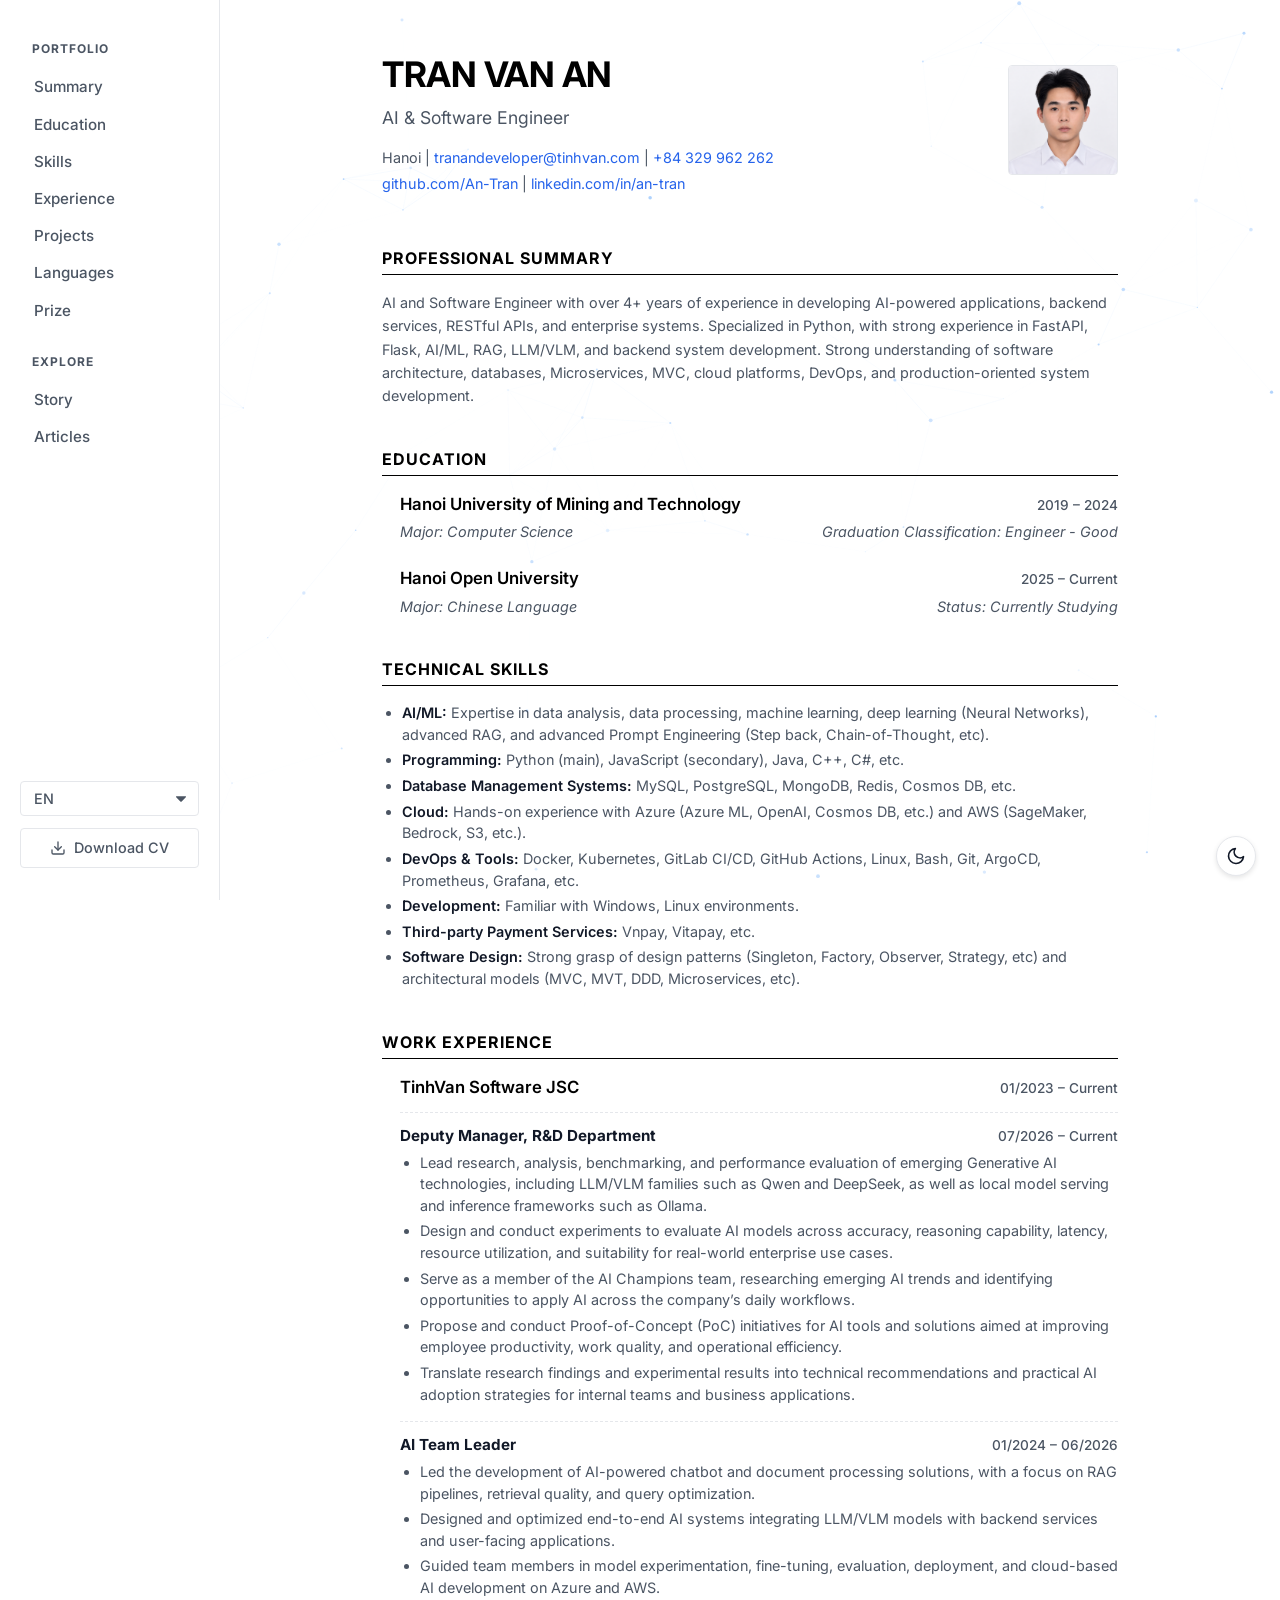
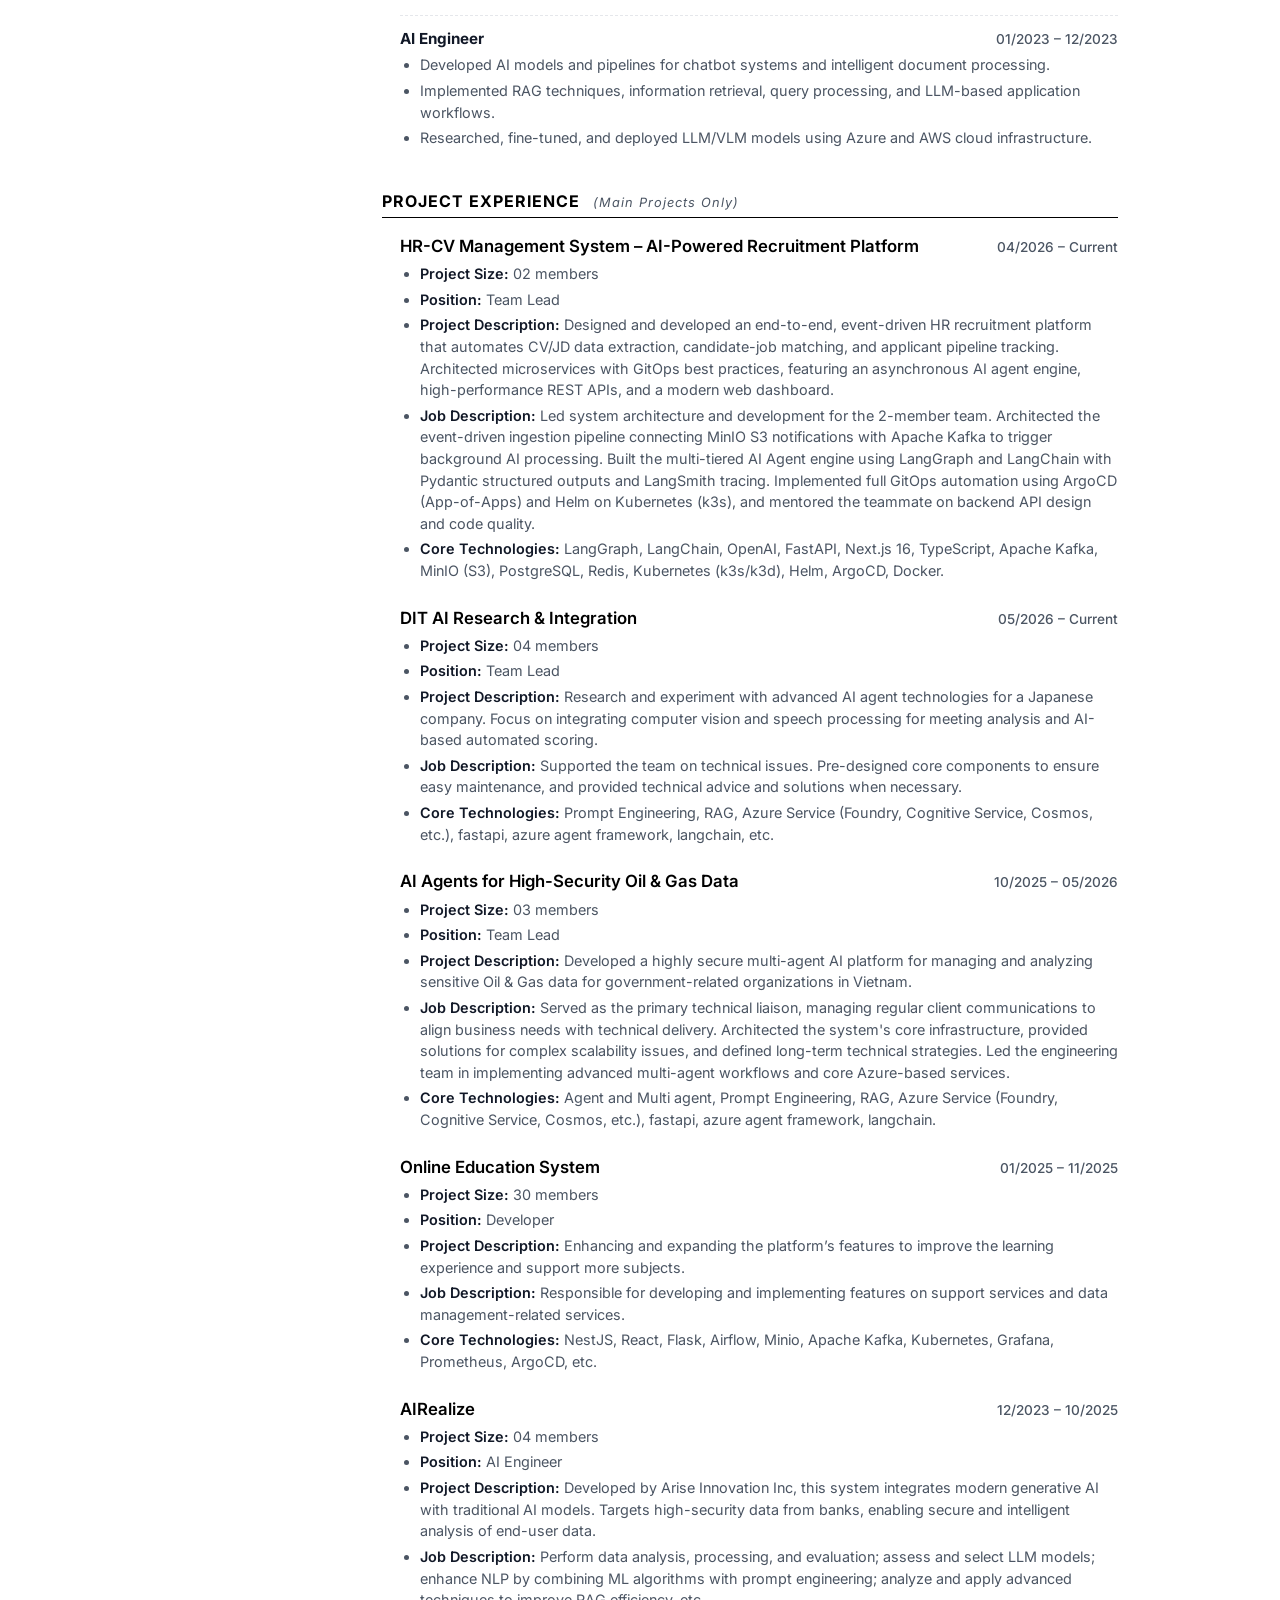
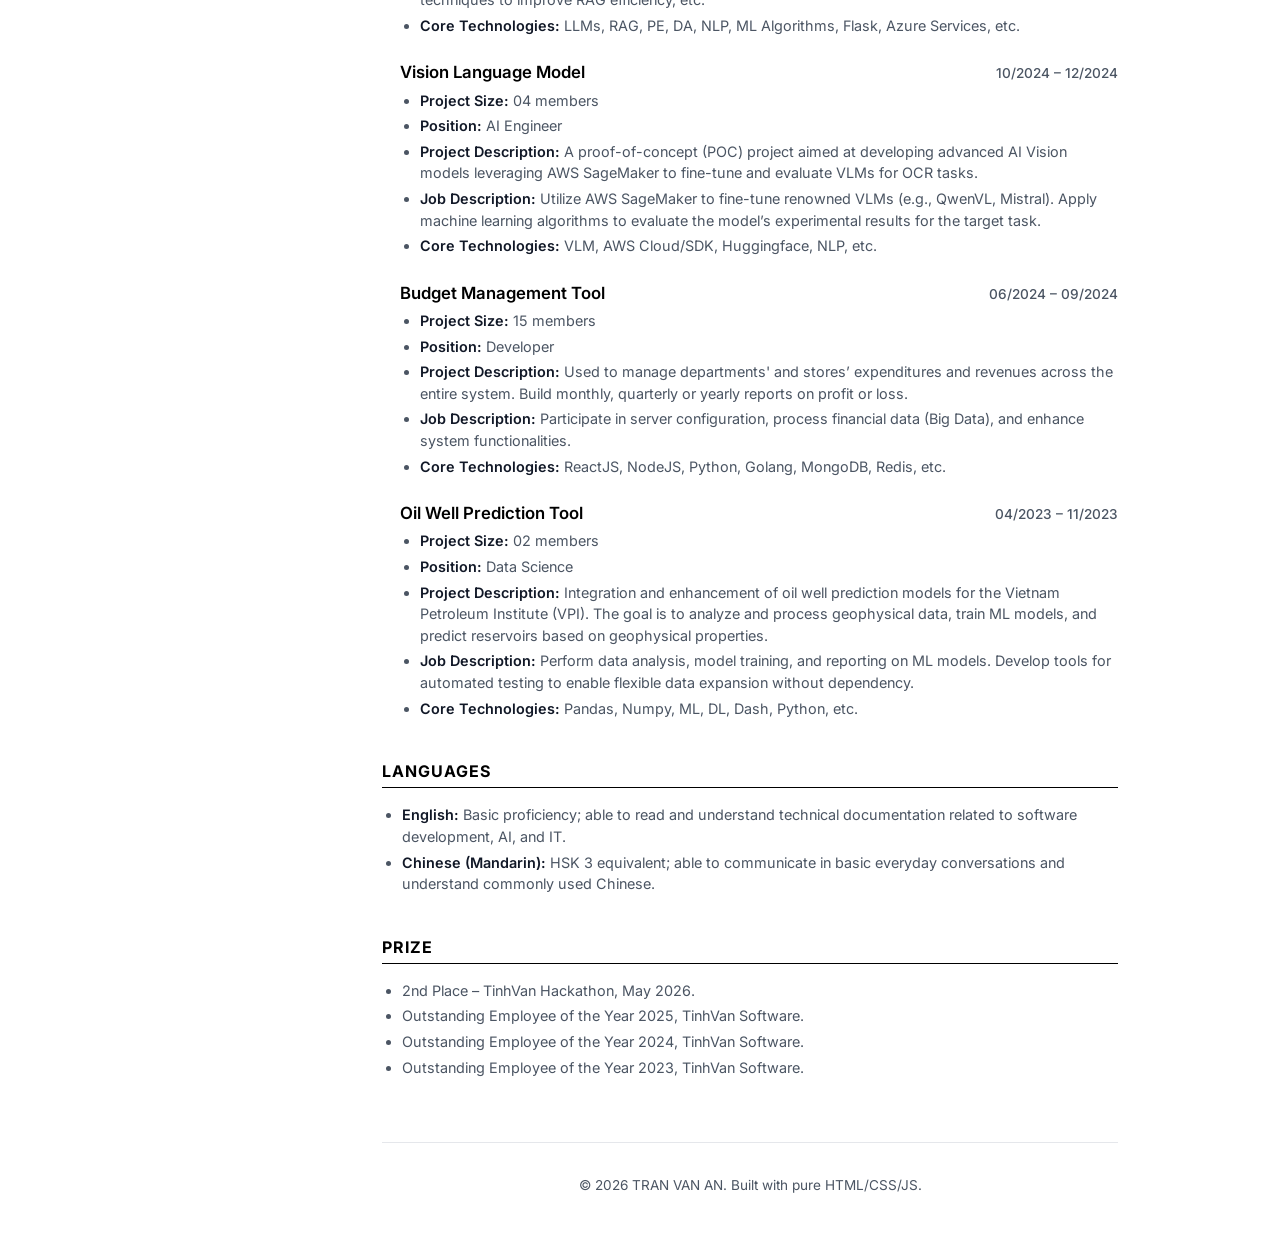
<file: index.html>
<!DOCTYPE html>
<html lang="en">
<head>
    <meta charset="UTF-8">
    <meta name="viewport" content="width=device-width, initial-scale=1.0">
    <title>TRAN VAN AN - Portfolio</title>
    <link href="https://fonts.googleapis.com/css2?family=Inter:wght@300;400;500;600;700&family=Noto+Sans+JP:wght@300;400;500;600;700&family=Noto+Sans+SC:wght@300;400;500;600;700&family=Be+Vietnam+Pro:wght@300;400;500;600;700&display=swap" rel="stylesheet">
    <link rel="stylesheet" href="style.css">
    <script src="translations.js"></script>
</head>
<body>
    <canvas id="neural-bg"></canvas>
    <div class="ai-door-overlay" id="door-overlay">
        <div class="door door-left"></div>
        <div class="door door-right"></div>
        <div class="split-line"></div>
        <div class="door-center-logo">
            <svg class="neural-network" viewBox="0 0 200 200">
                <g class="synapses">
                    <line class="synapse s1" x1="100" y1="100" x2="40" y2="40" />
                    <line class="synapse s2" x1="100" y1="100" x2="150" y2="30" />
                    <line class="synapse s3" x1="100" y1="100" x2="170" y2="120" />
                    <line class="synapse s4" x1="100" y1="100" x2="60" y2="160" />
                    <line class="synapse s5" x1="40" y1="40" x2="20" y2="90" />
                    <line class="synapse s6" x1="150" y1="30" x2="190" y2="70" />
                    <line class="synapse s7" x1="60" y1="160" x2="110" y2="180" />
                    <line class="synapse s8" x1="170" y1="120" x2="190" y2="70" />
                    <line class="synapse s9" x1="100" y1="100" x2="110" y2="180" />
                </g>
                <g class="nodes">
                    <circle class="node outer-node n1" cx="40" cy="40" r="3" />
                    <circle class="node outer-node n2" cx="150" cy="30" r="4" />
                    <circle class="node outer-node n3" cx="170" cy="120" r="3" />
                    <circle class="node outer-node n4" cx="60" cy="160" r="4" />
                    <circle class="node outer-node n5" cx="20" cy="90" r="2" />
                    <circle class="node outer-node n6" cx="190" cy="70" r="2" />
                    <circle class="node outer-node n7" cx="110" cy="180" r="2" />
                    <circle class="node center-node" cx="100" cy="100" r="5" />
                    <circle class="node pulse-node" cx="100" cy="100" r="12" />
                </g>
            </svg>
            <div class="ai-text">TRAN VAN AN</div>
            <div class="ai-subtext">AI ENGINEER PORTFOLIO</div>
        </div>
    </div>
    <nav class="side-nav">
        <div class="nav-links">
            <div class="nav-group-title" data-i18n="nav_group_1">PORTFOLIO</div>
            <a href="index.html#summary" data-i18n="summary_nav">Summary</a>
            <a href="index.html#education" data-i18n="education_nav">Education</a>
            <a href="index.html#skills" data-i18n="skills_nav">Skills</a>
            <a href="index.html#experience" data-i18n="experience_nav">Experience</a>
            <a href="index.html#projects" data-i18n="projects_nav">Projects</a>
            <a href="index.html#languages" data-i18n="languages_nav">Languages</a>
            <a href="index.html#prize" data-i18n="prize_nav">Prize</a>
            
            <div class="nav-group-title" data-i18n="nav_group_2">EXPLORE</div>
            <a href="story.html" data-i18n="story_nav">Story</a>
            <a href="articles.html" data-i18n="articles_nav">Articles</a>
        </div>
        <div class="nav-actions">
            <div class="lang-switcher">
                <select id="lang-select" aria-label="Select Language">
                    <option value="en" selected>EN</option>
                    <option value="vn">VN</option>
                    <option value="jp">JP</option>
                    <option value="cn">CN</option>
                </select>
            </div>
            <a href="assets/CV_2026.pdf" download="TRAN_VAN_AN_CV.pdf" class="btn-download">
                <svg xmlns="http://www.w3.org/2000/svg" width="16" height="16" viewBox="0 0 24 24" fill="none" stroke="currentColor" stroke-width="2" stroke-linecap="round" stroke-linejoin="round" style="margin-right: 0.5rem;"><path d="M21 15v4a2 2 0 0 1-2 2H5a2 2 0 0 1-2-2v-4"></path><polyline points="7 10 12 15 17 10"></polyline><line x1="12" y1="15" x2="12" y2="3"></line></svg>
                <span data-i18n="download_cv">Download CV</span>
            </a>
        </div>
    </nav>
    <button id="theme-toggle" class="theme-toggle" aria-label="Toggle Dark Mode">
        <svg id="moon-icon" xmlns="http://www.w3.org/2000/svg" width="20" height="20" viewBox="0 0 24 24" fill="none" stroke="currentColor" stroke-width="2" stroke-linecap="round" stroke-linejoin="round"><path d="M21 12.79A9 9 0 1 1 11.21 3 7 7 0 0 0 21 12.79z"></path></svg>
        <svg id="sun-icon" class="hidden" xmlns="http://www.w3.org/2000/svg" width="20" height="20" viewBox="0 0 24 24" fill="none" stroke="currentColor" stroke-width="2" stroke-linecap="round" stroke-linejoin="round"><circle cx="12" cy="12" r="5"></circle><line x1="12" y1="1" x2="12" y2="3"></line><line x1="12" y1="21" x2="12" y2="23"></line><line x1="4.22" y1="4.22" x2="5.64" y2="5.64"></line><line x1="18.36" y1="18.36" x2="19.78" y2="19.78"></line><line x1="1" y1="12" x2="3" y2="12"></line><line x1="21" y1="12" x2="23" y2="12"></line><line x1="4.22" y1="19.78" x2="5.64" y2="18.36"></line><line x1="18.36" y1="5.64" x2="19.78" y2="4.22"></line></svg>
    </button>

    <div class="container">
        <header class="profile-header">
            <div class="profile-info">
                <h1>TRAN VAN AN</h1>
                <h2 class="subtitle" data-i18n="subtitle">AI & Software Engineer</h2>
                <div class="contact-info">
                    <p><span data-i18n="location">Hanoi</span> | <a href="mailto:tranandeveloper@tinhvan.com">tranandeveloper@tinhvan.com</a> | <a href="tel:+84329962262">+84 329 962 262</a></p>
                    <p><a href="https://github.com/An-Tran-2001" target="_blank" rel="noopener noreferrer">github.com/An-Tran</a> | <a href="https://www.linkedin.com/in/an-tran" target="_blank" rel="noopener noreferrer">linkedin.com/in/an-tran</a></p>
                </div>
            </div>
            <div class="profile-avatar">
                <img src="assets/avatar.jpeg" alt="TRAN VAN AN Avatar" onerror="this.src='https://ui-avatars.com/api/?name=Tran+Van+An&size=150&background=random&color=fff'">
            </div>
        </header>

        <main>
            <section id="summary" class="cv-section">
                <h3 data-i18n="summary_title">PROFESSIONAL SUMMARY</h3>
                <p class="cv-desc" data-i18n="summary_desc">AI and Software Engineer with over 4+ years of experience in developing AI-powered applications, backend services, RESTful APIs, and enterprise systems. Specialized in Python, with strong experience in FastAPI, Flask, AI/ML, RAG, LLM/VLM, and backend system development. Strong understanding of software architecture, databases, Microservices, MVC, cloud platforms, DevOps, and production-oriented system development.</p>
            </section>

            <section id="education" class="cv-section">
                <h3 data-i18n="education_title">EDUCATION</h3>
                <div class="cv-item">
                    <div class="cv-item-header">
                        <h4 data-i18n="uni_name">Hanoi University of Mining and Technology</h4>
                        <span class="date">2019 – 2024</span>
                    </div>
                    <div class="cv-item-subheader">
                        <span data-i18n="major">Major: Computer Science</span>
                        <span data-i18n="grad_class">Graduation Classification: Engineer - Good</span>
                    </div>
                </div>
                <div class="cv-item">
                    <div class="cv-item-header">
                        <h4 data-i18n="uni_hou_name">Hanoi Open University</h4>
                        <span class="date">2025 – Current</span>
                    </div>
                    <div class="cv-item-subheader">
                        <span data-i18n="major_chinese">Major: Chinese Language</span>
                        <span data-i18n="status_studying">Status: Currently Studying</span>
                    </div>
                </div>
            </section>

            <section id="skills" class="cv-section">
                <h3 data-i18n="skills_title">TECHNICAL SKILLS</h3>
                <ul class="skills-list">
                    <li><strong>AI/ML:</strong> <span data-i18n="skill_aiml">Expertise in data analysis, data processing, machine learning, deep learning (Neural Networks), advanced RAG, and advanced Prompt Engineering (Step back, Chain-of-Thought, etc).</span></li>
                    <li><strong>Programming:</strong> <span data-i18n="skill_prog">Python (main), JavaScript (secondary), Java, C++, C#, etc.</span></li>
                    <li><strong>Database Management Systems:</strong> <span data-i18n="skill_db">MySQL, PostgreSQL, MongoDB, Redis, Cosmos DB, etc.</span></li>
                    <li><strong>Cloud:</strong> <span data-i18n="skill_cloud">Hands-on experience with Azure (Azure ML, OpenAI, Cosmos DB, etc.) and AWS (SageMaker, Bedrock, S3, etc.).</span></li>
                    <li><strong>DevOps & Tools:</strong> <span data-i18n="skill_devops">Docker, Kubernetes, GitLab CI/CD, GitHub Actions, Linux, Bash, Git, ArgoCD, Prometheus, Grafana, etc.</span></li>
                    <li><strong>Development:</strong> <span data-i18n="skill_dev">Familiar with Windows, Linux environments.</span></li>
                    <li><strong>Third-party Payment Services:</strong> <span data-i18n="skill_payment">Vnpay, Vitapay, etc.</span></li>
                    <li><strong>Software Design:</strong> <span data-i18n="skill_design">Strong grasp of design patterns (Singleton, Factory, Observer, Strategy, etc) and architectural models (MVC, MVT, DDD, Microservices, etc).</span></li>
                </ul>
            </section>

            <section id="experience" class="cv-section">
                <h3 data-i18n="exp_title">WORK EXPERIENCE</h3>
                <div class="cv-item">
                    <div class="cv-item-header">
                        <h4>TinhVan Software JSC</h4>
                        <span class="date">01/2023 – Current</span>
                    </div>

                    <div class="experience-role" style="margin-top: 0.75rem; margin-bottom: 0.75rem;">
                        <div class="cv-item-header" style="margin-bottom: 0.25rem;">
                            <strong style="color: var(--text-primary); font-size: 0.95rem;" data-i18n="exp_role_deputy">Deputy Manager, R&D Department</strong>
                            <span class="date">07/2026 – Current</span>
                        </div>
                        <ul class="bullet-list">
                            <li data-i18n="exp_deputy_1">Lead research, analysis, benchmarking, and performance evaluation of emerging Generative AI technologies, including LLM/VLM families such as Qwen and DeepSeek, as well as local model serving and inference frameworks such as Ollama.</li>
                            <li data-i18n="exp_deputy_2">Design and conduct experiments to evaluate AI models across accuracy, reasoning capability, latency, resource utilization, and suitability for real-world enterprise use cases.</li>
                            <li data-i18n="exp_deputy_3">Serve as a member of the AI Champions team, researching emerging AI trends and identifying opportunities to apply AI across the company’s daily workflows.</li>
                            <li data-i18n="exp_deputy_4">Propose and conduct Proof-of-Concept (PoC) initiatives for AI tools and solutions aimed at improving employee productivity, work quality, and operational efficiency.</li>
                            <li data-i18n="exp_deputy_5">Translate research findings and experimental results into technical recommendations and practical AI adoption strategies for internal teams and business applications.</li>
                        </ul>
                    </div>

                    <div class="experience-role" style="margin-top: 1rem; margin-bottom: 0.75rem;">
                        <div class="cv-item-header" style="margin-bottom: 0.25rem;">
                            <strong style="color: var(--text-primary); font-size: 0.95rem;" data-i18n="exp_role_lead">AI Team Leader</strong>
                            <span class="date">01/2024 – 06/2026</span>
                        </div>
                        <ul class="bullet-list">
                            <li data-i18n="exp_lead_1">Led the development of AI-powered chatbot and document processing solutions, with a focus on RAG pipelines, retrieval quality, and query optimization.</li>
                            <li data-i18n="exp_lead_2">Designed and optimized end-to-end AI systems integrating LLM/VLM models with backend services and user-facing applications.</li>
                            <li data-i18n="exp_lead_3">Guided team members in model experimentation, fine-tuning, evaluation, deployment, and cloud-based AI development on Azure and AWS.</li>
                        </ul>
                    </div>

                    <div class="experience-role" style="margin-top: 1rem;">
                        <div class="cv-item-header" style="margin-bottom: 0.25rem;">
                            <strong style="color: var(--text-primary); font-size: 0.95rem;" data-i18n="exp_role_eng">AI Engineer</strong>
                            <span class="date">01/2023 – 12/2023</span>
                        </div>
                        <ul class="bullet-list">
                            <li data-i18n="exp_eng_1">Developed AI models and pipelines for chatbot systems and intelligent document processing.</li>
                            <li data-i18n="exp_eng_2">Implemented RAG techniques, information retrieval, query processing, and LLM-based application workflows.</li>
                            <li data-i18n="exp_eng_3">Researched, fine-tuned, and deployed LLM/VLM models using Azure and AWS cloud infrastructure.</li>
                        </ul>
                    </div>
                </div>
            </section>

            <section id="projects" class="cv-section">
                <h3><span data-i18n="proj_title">PROJECT EXPERIENCE</span> <span class="note" data-i18n="proj_note">(Main Projects Only)</span></h3>
                
                <div class="cv-item">
                    <div class="cv-item-header">
                        <h4>HR-CV Management System – AI-Powered Recruitment Platform</h4>
                        <span class="date">04/2026 – Current</span>
                    </div>
                    <ul class="bullet-list">
                        <li><strong data-i18n="proj_size">Project Size:</strong> <span data-i18n="proj_mem_2">02 members</span></li>
                        <li><strong data-i18n="proj_pos">Position:</strong> <span data-i18n="pos_team_lead">Team Lead</span></li>
                        <li><strong data-i18n="proj_desc">Project Description:</strong> <span data-i18n="hrcv_desc">Designed and developed an end-to-end, event-driven HR recruitment platform that automates CV/JD data extraction, candidate-job matching, and applicant pipeline tracking. Architected microservices with GitOps best practices, featuring an asynchronous AI agent engine, high-performance REST APIs, and a modern web dashboard.</span></li>
                        <li><strong data-i18n="proj_job">Job Description:</strong> <span data-i18n="hrcv_job">Led system architecture and development for the 2-member team. Architected the event-driven ingestion pipeline connecting MinIO S3 notifications with Apache Kafka to trigger background AI processing. Built the multi-tiered AI Agent engine using LangGraph and LangChain with Pydantic structured outputs and LangSmith tracing. Implemented full GitOps automation using ArgoCD (App-of-Apps) and Helm on Kubernetes (k3s), and mentored the teammate on backend API design and code quality.</span></li>
                        <li><strong data-i18n="proj_tech">Core Technologies:</strong> LangGraph, LangChain, OpenAI, FastAPI, Next.js 16, TypeScript, Apache Kafka, MinIO (S3), PostgreSQL, Redis, Kubernetes (k3s/k3d), Helm, ArgoCD, Docker.</li>
                    </ul>
                </div>

                <div class="cv-item">
                    <div class="cv-item-header">
                        <h4>DIT AI Research & Integration</h4>
                        <span class="date">05/2026 – Current</span>
                    </div>
                    <ul class="bullet-list">
                        <li><strong data-i18n="proj_size">Project Size:</strong> <span data-i18n="proj_mem_4">04 members</span></li>
                        <li><strong data-i18n="proj_pos">Position:</strong> <span data-i18n="pos_team_lead">Team Lead</span></li>
                        <li><strong data-i18n="proj_desc">Project Description:</strong> <span data-i18n="dit_desc">Research and experiment with advanced AI agent technologies for a Japanese company. Focus on integrating computer vision and speech processing for meeting analysis and AI-based automated scoring.</span></li>
                        <li><strong data-i18n="proj_job">Job Description:</strong> <span data-i18n="dit_job">Supported the team on technical issues. Pre-designed core components to ensure easy maintenance, and provided technical advice and solutions when necessary.</span></li>
                        <li><strong data-i18n="proj_tech">Core Technologies:</strong> Prompt Engineering, RAG, Azure Service (Foundry, Cognitive Service, Cosmos, etc.), fastapi, azure agent framework, langchain, etc.</li>
                    </ul>
                </div>

                <div class="cv-item">
                    <div class="cv-item-header">
                        <h4>AI Agents for High-Security Oil & Gas Data</h4>
                        <span class="date">10/2025 – 05/2026</span>
                    </div>
                    <ul class="bullet-list">
                        <li><strong data-i18n="proj_size">Project Size:</strong> <span data-i18n="proj_mem_3">03 members</span></li>
                        <li><strong data-i18n="proj_pos">Position:</strong> <span data-i18n="pos_team_lead">Team Lead</span></li>
                        <li><strong data-i18n="proj_desc">Project Description:</strong> <span data-i18n="oil_desc">Developed a highly secure multi-agent AI platform for managing and analyzing sensitive Oil & Gas data for government-related organizations in Vietnam.</span></li>
                        <li><strong data-i18n="proj_job">Job Description:</strong> <span data-i18n="oil_job">Served as the primary technical liaison, managing regular client communications to align business needs with technical delivery. Architected the system's core infrastructure, provided solutions for complex scalability issues, and defined long-term technical strategies. Led the engineering team in implementing advanced multi-agent workflows and core Azure-based services.</span></li>
                        <li><strong data-i18n="proj_tech">Core Technologies:</strong> Agent and Multi agent, Prompt Engineering, RAG, Azure Service (Foundry, Cognitive Service, Cosmos, etc.), fastapi, azure agent framework, langchain.</li>
                    </ul>
                </div>

                <div class="cv-item">
                    <div class="cv-item-header">
                        <h4>Online Education System</h4>
                        <span class="date">01/2025 – 11/2025</span>
                    </div>
                    <ul class="bullet-list">
                        <li><strong data-i18n="proj_size">Project Size:</strong> <span data-i18n="proj_mem_30">30 members</span></li>
                        <li><strong data-i18n="proj_pos">Position:</strong> <span data-i18n="pos_dev">Developer</span></li>
                        <li><strong data-i18n="proj_desc">Project Description:</strong> <span data-i18n="edu_desc">Enhancing and expanding the platform’s features to improve the learning experience and support more subjects.</span></li>
                        <li><strong data-i18n="proj_job">Job Description:</strong> <span data-i18n="edu_job">Responsible for developing and implementing features on support services and data management-related services.</span></li>
                        <li><strong data-i18n="proj_tech">Core Technologies:</strong> NestJS, React, Flask, Airflow, Minio, Apache Kafka, Kubernetes, Grafana, Prometheus, ArgoCD, etc.</li>
                    </ul>
                </div>

                <div class="cv-item">
                    <div class="cv-item-header">
                        <h4>AIRealize</h4>
                        <span class="date">12/2023 – 10/2025</span>
                    </div>
                    <ul class="bullet-list">
                        <li><strong data-i18n="proj_size">Project Size:</strong> <span data-i18n="proj_mem_4">04 members</span></li>
                        <li><strong data-i18n="proj_pos">Position:</strong> <span data-i18n="pos_ai_eng">AI Engineer</span></li>
                        <li><strong data-i18n="proj_desc">Project Description:</strong> <span data-i18n="airealize_desc">Developed by Arise Innovation Inc, this system integrates modern generative AI with traditional AI models. Targets high-security data from banks, enabling secure and intelligent analysis of end-user data.</span></li>
                        <li><strong data-i18n="proj_job">Job Description:</strong> <span data-i18n="airealize_job">Perform data analysis, processing, and evaluation; assess and select LLM models; enhance NLP by combining ML algorithms with prompt engineering; analyze and apply advanced techniques to improve RAG efficiency, etc.</span></li>
                        <li><strong data-i18n="proj_tech">Core Technologies:</strong> LLMs, RAG, PE, DA, NLP, ML Algorithms, Flask, Azure Services, etc.</li>
                    </ul>
                </div>

                <div class="cv-item">
                    <div class="cv-item-header">
                        <h4>Vision Language Model</h4>
                        <span class="date">10/2024 – 12/2024</span>
                    </div>
                    <ul class="bullet-list">
                        <li><strong data-i18n="proj_size">Project Size:</strong> <span data-i18n="proj_mem_4">04 members</span></li>
                        <li><strong data-i18n="proj_pos">Position:</strong> <span data-i18n="pos_ai_eng">AI Engineer</span></li>
                        <li><strong data-i18n="proj_desc">Project Description:</strong> <span data-i18n="vlm_desc">A proof-of-concept (POC) project aimed at developing advanced AI Vision models leveraging AWS SageMaker to fine-tune and evaluate VLMs for OCR tasks.</span></li>
                        <li><strong data-i18n="proj_job">Job Description:</strong> <span data-i18n="vlm_job">Utilize AWS SageMaker to fine-tune renowned VLMs (e.g., QwenVL, Mistral). Apply machine learning algorithms to evaluate the model’s experimental results for the target task.</span></li>
                        <li><strong data-i18n="proj_tech">Core Technologies:</strong> VLM, AWS Cloud/SDK, Huggingface, NLP, etc.</li>
                    </ul>
                </div>

                <div class="cv-item">
                    <div class="cv-item-header">
                        <h4>Budget Management Tool</h4>
                        <span class="date">06/2024 – 09/2024</span>
                    </div>
                    <ul class="bullet-list">
                        <li><strong data-i18n="proj_size">Project Size:</strong> <span data-i18n="proj_mem_15">15 members</span></li>
                        <li><strong data-i18n="proj_pos">Position:</strong> <span data-i18n="pos_dev">Developer</span></li>
                        <li><strong data-i18n="proj_desc">Project Description:</strong> <span data-i18n="budget_desc">Used to manage departments' and stores’ expenditures and revenues across the entire system. Build monthly, quarterly or yearly reports on profit or loss.</span></li>
                        <li><strong data-i18n="proj_job">Job Description:</strong> <span data-i18n="budget_job">Participate in server configuration, process financial data (Big Data), and enhance system functionalities.</span></li>
                        <li><strong data-i18n="proj_tech">Core Technologies:</strong> ReactJS, NodeJS, Python, Golang, MongoDB, Redis, etc.</li>
                    </ul>
                </div>

                <div class="cv-item">
                    <div class="cv-item-header">
                        <h4>Oil Well Prediction Tool</h4>
                        <span class="date">04/2023 – 11/2023</span>
                    </div>
                    <ul class="bullet-list">
                        <li><strong data-i18n="proj_size">Project Size:</strong> <span data-i18n="proj_mem_2">02 members</span></li>
                        <li><strong data-i18n="proj_pos">Position:</strong> <span data-i18n="pos_data_sci">Data Science</span></li>
                        <li><strong data-i18n="proj_desc">Project Description:</strong> <span data-i18n="oilwell_desc">Integration and enhancement of oil well prediction models for the Vietnam Petroleum Institute (VPI). The goal is to analyze and process geophysical data, train ML models, and predict reservoirs based on geophysical properties.</span></li>
                        <li><strong data-i18n="proj_job">Job Description:</strong> <span data-i18n="oilwell_job">Perform data analysis, model training, and reporting on ML models. Develop tools for automated testing to enable flexible data expansion without dependency.</span></li>
                        <li><strong data-i18n="proj_tech">Core Technologies:</strong> Pandas, Numpy, ML, DL, Dash, Python, etc.</li>
                    </ul>
                </div>
            </section>

            <section id="languages" class="cv-section">
                <h3 data-i18n="languages_title">LANGUAGES</h3>
                <ul class="bullet-list">
                    <li><strong data-i18n="lang_en_name">English:</strong> <span data-i18n="lang_en_desc">Basic proficiency; able to read and understand technical documentation related to software development, AI, and IT.</span></li>
                    <li><strong data-i18n="lang_cn_name">Chinese (Mandarin):</strong> <span data-i18n="lang_cn_desc">HSK 3 equivalent; able to communicate in basic everyday conversations and understand commonly used Chinese.</span></li>
                </ul>
            </section>

            <section id="prize" class="cv-section">
                <h3 data-i18n="prize_title">PRIZE</h3>
                <ul class="bullet-list">
                    <li data-i18n="prize_hackathon_2026">2nd Place – TinhVan Hackathon, May 2026.</li>
                    <li data-i18n="prize_2025">Outstanding Employee of the Year 2025, TinhVan Software.</li>
                    <li data-i18n="prize_2024">Outstanding Employee of the Year 2024, TinhVan Software.</li>
                    <li data-i18n="prize_2023">Outstanding Employee of the Year 2023, TinhVan Software.</li>
                </ul>
            </section>
        </main>
        
        <footer>
            <p>&copy; <span id="year"></span> TRAN VAN AN. <span data-i18n="footer_text">Built with pure HTML/CSS/JS.</span></p>
        </footer>
    </div>
    <script src="script.js"></script>
</body>
</html>
</file>
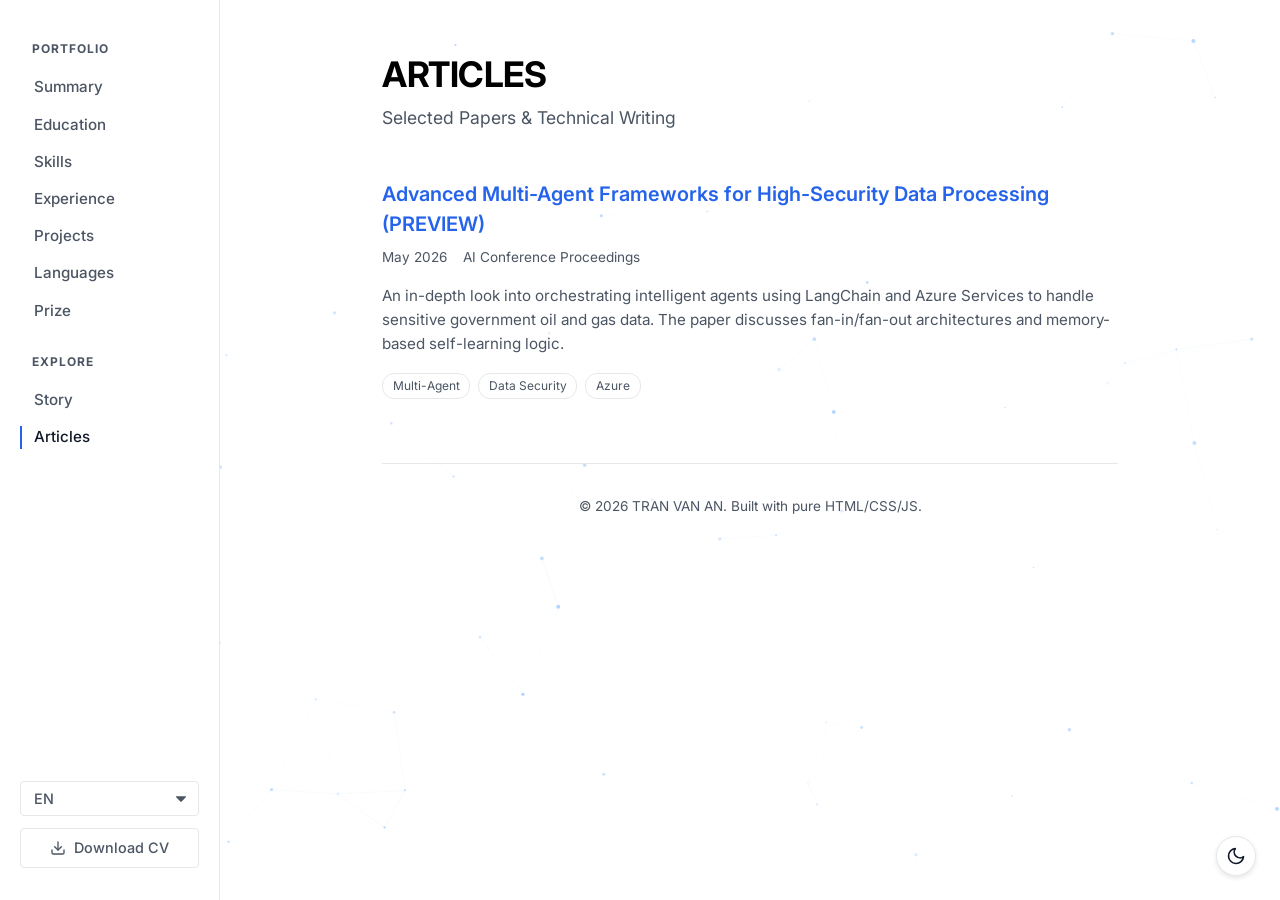
<file: articles.html>
<!DOCTYPE html>
<html lang="en">
<head>
    <meta charset="UTF-8">
    <meta name="viewport" content="width=device-width, initial-scale=1.0">
    <title>TRAN VAN AN - Articles</title>
    <link href="https://fonts.googleapis.com/css2?family=Inter:wght@300;400;500;600;700&family=Noto+Sans+JP:wght@300;400;500;600;700&family=Noto+Sans+SC:wght@300;400;500;600;700&family=Be+Vietnam+Pro:wght@300;400;500;600;700&display=swap" rel="stylesheet">
    <link rel="stylesheet" href="style.css">
    <script src="translations.js"></script>
</head>
<body>
    <canvas id="neural-bg"></canvas>
    
    <nav class="side-nav">
        <div class="nav-links">
            <div class="nav-group-title" data-i18n="nav_group_1">PORTFOLIO</div>
            <a href="index.html#summary" data-i18n="summary_nav">Summary</a>
            <a href="index.html#education" data-i18n="education_nav">Education</a>
            <a href="index.html#skills" data-i18n="skills_nav">Skills</a>
            <a href="index.html#experience" data-i18n="experience_nav">Experience</a>
            <a href="index.html#projects" data-i18n="projects_nav">Projects</a>
            <a href="index.html#languages" data-i18n="languages_nav">Languages</a>
            <a href="index.html#prize" data-i18n="prize_nav">Prize</a>
            
            <div class="nav-group-title" data-i18n="nav_group_2">EXPLORE</div>
            <a href="story.html" data-i18n="story_nav">Story</a>
            <a href="articles.html" data-i18n="articles_nav" style="border-left: 2px solid var(--link-color); color: var(--text-primary);">Articles</a>
        </div>
        <div class="nav-actions">
            <div class="lang-switcher">
                <select id="lang-select" aria-label="Select Language">
                    <option value="en" selected>EN</option>
                    <option value="vn">VN</option>
                    <option value="jp">JP</option>
                    <option value="cn">CN</option>
                </select>
            </div>
            <a href="assets/CV_2026.pdf" download="TRAN_VAN_AN_CV.pdf" class="btn-download">
                <svg xmlns="http://www.w3.org/2000/svg" width="16" height="16" viewBox="0 0 24 24" fill="none" stroke="currentColor" stroke-width="2" stroke-linecap="round" stroke-linejoin="round" style="margin-right: 0.5rem;"><path d="M21 15v4a2 2 0 0 1-2 2H5a2 2 0 0 1-2-2v-4"></path><polyline points="7 10 12 15 17 10"></polyline><line x1="12" y1="15" x2="12" y2="3"></line></svg>
                <span data-i18n="download_cv">Download CV</span>
            </a>
        </div>
    </nav>
    <button id="theme-toggle" class="theme-toggle" aria-label="Toggle Dark Mode">
        <svg id="moon-icon" xmlns="http://www.w3.org/2000/svg" width="20" height="20" viewBox="0 0 24 24" fill="none" stroke="currentColor" stroke-width="2" stroke-linecap="round" stroke-linejoin="round"><path d="M21 12.79A9 9 0 1 1 11.21 3 7 7 0 0 0 21 12.79z"></path></svg>
        <svg id="sun-icon" class="hidden" xmlns="http://www.w3.org/2000/svg" width="20" height="20" viewBox="0 0 24 24" fill="none" stroke="currentColor" stroke-width="2" stroke-linecap="round" stroke-linejoin="round"><circle cx="12" cy="12" r="5"></circle><line x1="12" y1="1" x2="12" y2="3"></line><line x1="12" y1="21" x2="12" y2="23"></line><line x1="4.22" y1="4.22" x2="5.64" y2="5.64"></line><line x1="18.36" y1="18.36" x2="19.78" y2="19.78"></line><line x1="1" y1="12" x2="3" y2="12"></line><line x1="21" y1="12" x2="23" y2="12"></line><line x1="4.22" y1="19.78" x2="5.64" y2="18.36"></line><line x1="18.36" y1="5.64" x2="19.78" y2="4.22"></line></svg>
    </button>

    <div class="container">
        <header class="profile-header" style="margin-bottom: 2rem;">
            <div class="profile-info">
                <h1 data-i18n="articles_nav" style="text-transform: uppercase;">Articles</h1>
                <h2 class="subtitle">Selected Papers & Technical Writing</h2>
            </div>
        </header>

        <main>
            <div class="articles-list">
                
                <div class="article-item">
                    <h3 class="article-title">
                        <a href="#" target="_blank" rel="noopener noreferrer">Advanced Multi-Agent Frameworks for High-Security Data Processing (PREVIEW)</a>
                    </h3>
                    <div class="article-meta">
                        <span class="date">May 2026</span>
                        <span class="publisher">AI Conference Proceedings</span>
                    </div>
                    <p class="article-desc">An in-depth look into orchestrating intelligent agents using LangChain and Azure Services to handle sensitive government oil and gas data. The paper discusses fan-in/fan-out architectures and memory-based self-learning logic.</p>
                    <div class="article-tags">
                        <span class="article-tag">Multi-Agent</span>
                        <span class="article-tag">Data Security</span>
                        <span class="article-tag">Azure</span>
                    </div>
                </div>

            </div>
        </main>
        
        <footer>
            <p>&copy; <span id="year"></span> TRAN VAN AN. <span data-i18n="footer_text">Built with pure HTML/CSS/JS.</span></p>
        </footer>
    </div>
    <script src="script.js"></script>
</body>
</html>
</file>
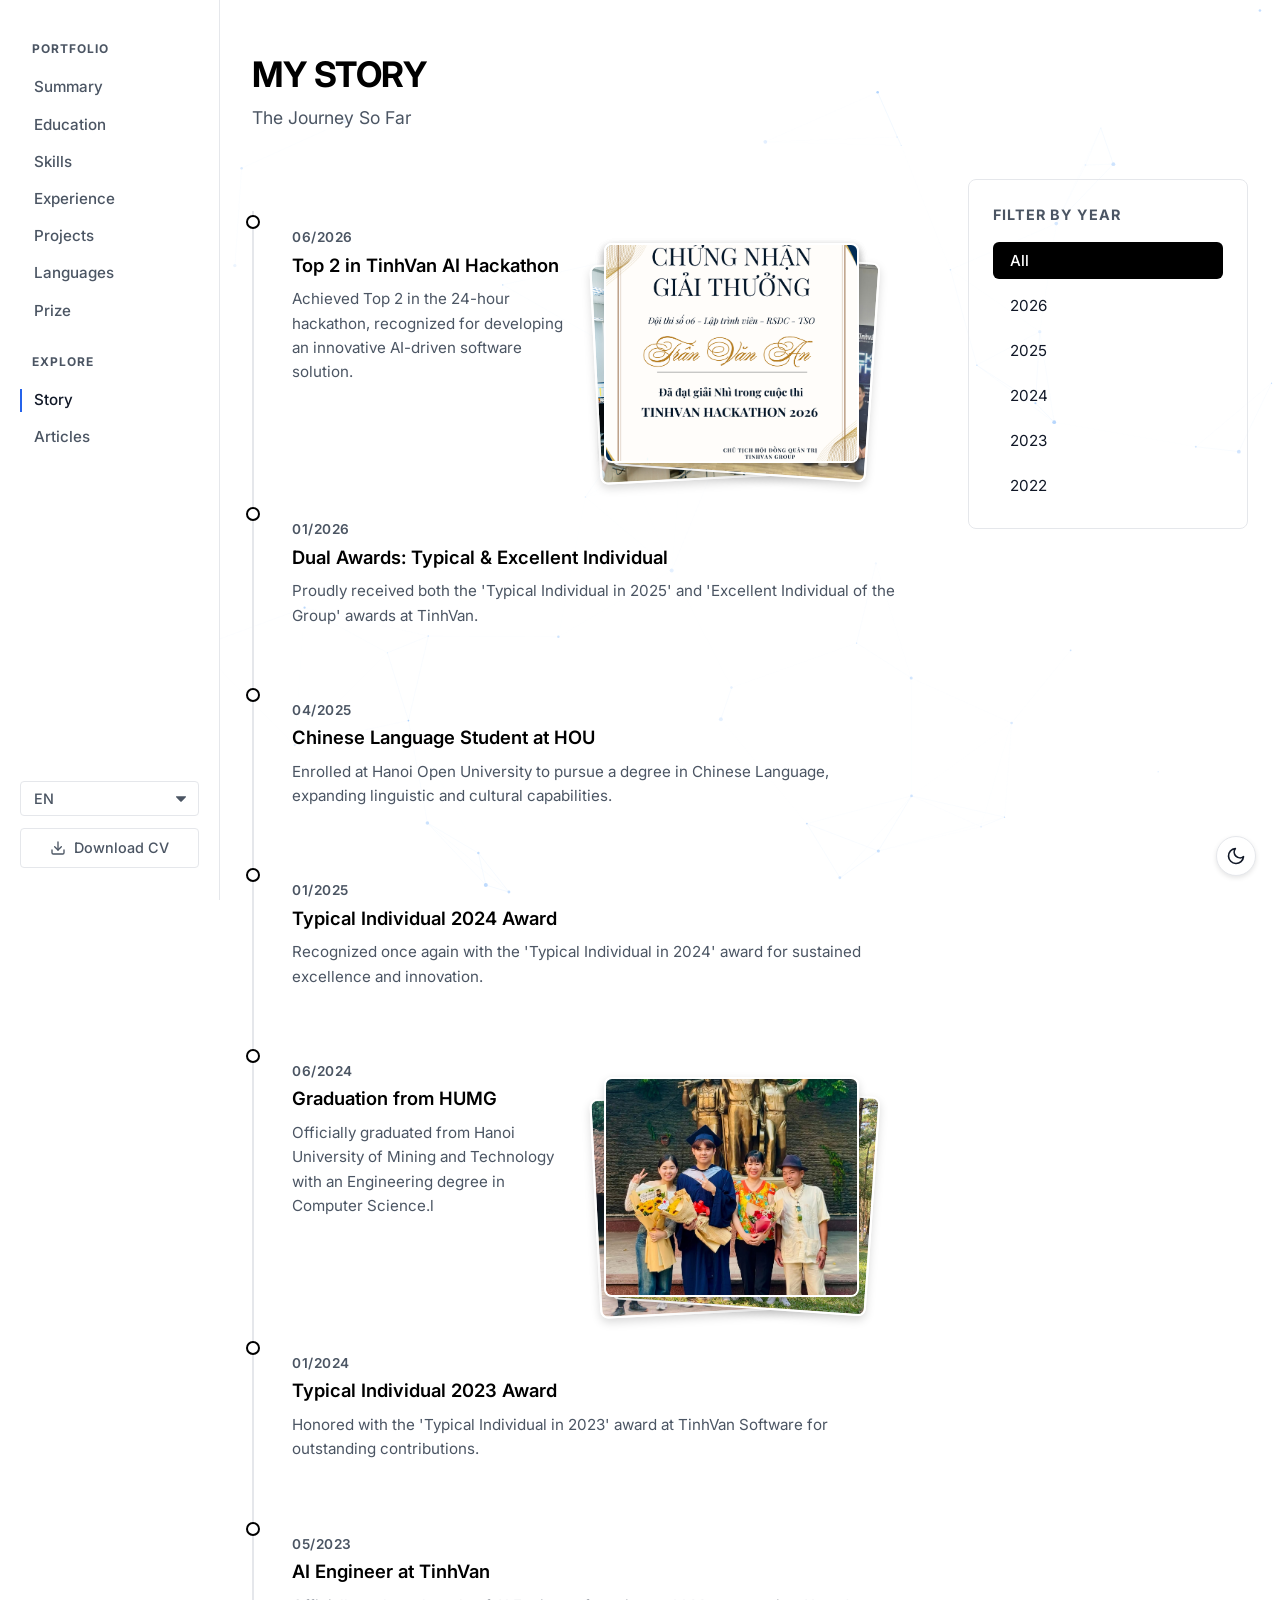
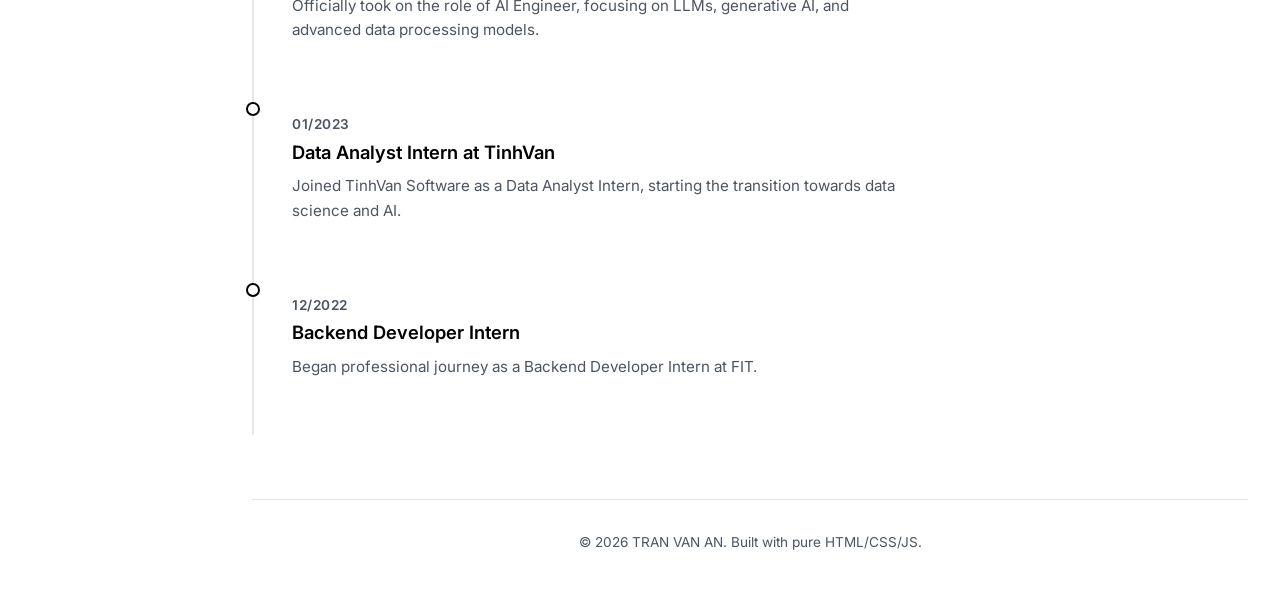
<file: story.html>
<!DOCTYPE html>
<html lang="en">
<head>
    <meta charset="UTF-8">
    <meta name="viewport" content="width=device-width, initial-scale=1.0">
    <title>TRAN VAN AN - Story</title>
    <link href="https://fonts.googleapis.com/css2?family=Inter:wght@300;400;500;600;700&family=Noto+Sans+JP:wght@300;400;500;600;700&family=Noto+Sans+SC:wght@300;400;500;600;700&family=Be+Vietnam+Pro:wght@300;400;500;600;700&display=swap" rel="stylesheet">
    <link rel="stylesheet" href="style.css">
    <script src="translations.js"></script>
</head>
<body>
    <canvas id="neural-bg"></canvas>
    
    <nav class="side-nav">
        <div class="nav-links">
            <div class="nav-group-title" data-i18n="nav_group_1">PORTFOLIO</div>
            <a href="index.html#summary" data-i18n="summary_nav">Summary</a>
            <a href="index.html#education" data-i18n="education_nav">Education</a>
            <a href="index.html#skills" data-i18n="skills_nav">Skills</a>
            <a href="index.html#experience" data-i18n="experience_nav">Experience</a>
            <a href="index.html#projects" data-i18n="projects_nav">Projects</a>
            <a href="index.html#languages" data-i18n="languages_nav">Languages</a>
            <a href="index.html#prize" data-i18n="prize_nav">Prize</a>
            
            <div class="nav-group-title" data-i18n="nav_group_2">EXPLORE</div>
            <a href="story.html" data-i18n="story_nav" style="border-left: 2px solid var(--link-color); color: var(--text-primary);">Story</a>
            <a href="articles.html" data-i18n="articles_nav">Articles</a>
        </div>
        <div class="nav-actions">
            <div class="lang-switcher">
                <select id="lang-select" aria-label="Select Language">
                    <option value="en" selected>EN</option>
                    <option value="vn">VN</option>
                    <option value="jp">JP</option>
                    <option value="cn">CN</option>
                </select>
            </div>
            <a href="assets/CV_2026.pdf" download="TRAN_VAN_AN_CV.pdf" class="btn-download">
                <svg xmlns="http://www.w3.org/2000/svg" width="16" height="16" viewBox="0 0 24 24" fill="none" stroke="currentColor" stroke-width="2" stroke-linecap="round" stroke-linejoin="round" style="margin-right: 0.5rem;"><path d="M21 15v4a2 2 0 0 1-2 2H5a2 2 0 0 1-2-2v-4"></path><polyline points="7 10 12 15 17 10"></polyline><line x1="12" y1="15" x2="12" y2="3"></line></svg>
                <span data-i18n="download_cv">Download CV</span>
            </a>
        </div>
    </nav>
    <button id="theme-toggle" class="theme-toggle" aria-label="Toggle Dark Mode">
        <svg id="moon-icon" xmlns="http://www.w3.org/2000/svg" width="20" height="20" viewBox="0 0 24 24" fill="none" stroke="currentColor" stroke-width="2" stroke-linecap="round" stroke-linejoin="round"><path d="M21 12.79A9 9 0 1 1 11.21 3 7 7 0 0 0 21 12.79z"></path></svg>
        <svg id="sun-icon" class="hidden" xmlns="http://www.w3.org/2000/svg" width="20" height="20" viewBox="0 0 24 24" fill="none" stroke="currentColor" stroke-width="2" stroke-linecap="round" stroke-linejoin="round"><circle cx="12" cy="12" r="5"></circle><line x1="12" y1="1" x2="12" y2="3"></line><line x1="12" y1="21" x2="12" y2="23"></line><line x1="4.22" y1="4.22" x2="5.64" y2="5.64"></line><line x1="18.36" y1="18.36" x2="19.78" y2="19.78"></line><line x1="1" y1="12" x2="3" y2="12"></line><line x1="21" y1="12" x2="23" y2="12"></line><line x1="4.22" y1="19.78" x2="5.64" y2="18.36"></line><line x1="18.36" y1="5.64" x2="19.78" y2="4.22"></line></svg>
    </button>

    <div class="container container-wide">
        <header class="profile-header" style="margin-bottom: 2rem;">
            <div class="profile-info">
                <h1>MY STORY</h1>
                <h2 class="subtitle" data-i18n="story_subtitle">The Journey So Far</h2>
            </div>
        </header>

        <main>
            <div class="story-layout">
                <div class="timeline" id="story-timeline">
                <div class="timeline-item">
                    <div class="timeline-dot"></div>
                    <div class="timeline-content timeline-flex">
                        <div class="timeline-text">
                            <div class="timeline-date" data-i18n="story_date_9">06/2026</div>
                            <h4 class="timeline-title" data-i18n="story_title_9">Top 2 in TinhVan AI Hackathon</h4>
                            <p class="timeline-desc" data-i18n="story_desc_9">Achieved Top 2 in the 24-hour hackathon, recognized for developing an innovative AI-driven software solution.</p>
                        </div>
                        <div class="timeline-gallery">
                            <img src="assets/story/hackathon_2026/img0.png" alt="Hackathon 1" class="timeline-image" onerror="this.src='https://ui-avatars.com/api/?name=H&size=400&background=random&color=fff'">
                            <img src="assets/story/hackathon_2026/img3.jpg" alt="Hackathon 2" class="timeline-image" onerror="this.src='https://ui-avatars.com/api/?name=A&size=400&background=random&color=fff'">
                            <img src="assets/story/hackathon_2026/img2.jpeg" alt="Hackathon 1" class="timeline-image" onerror="this.src='https://ui-avatars.com/api/?name=H&size=400&background=random&color=fff'">
                            <img src="assets/story/hackathon_2026/img1.jpeg" alt="Hackathon 2" class="timeline-image" onerror="this.src='https://ui-avatars.com/api/?name=A&size=400&background=random&color=fff'">
                            <img src="assets/story/hackathon_2026/img4.jpg" alt="Hackathon 2" class="timeline-image" onerror="this.src='https://ui-avatars.com/api/?name=A&size=400&background=random&color=fff'">
                        </div>
                    </div>
                </div>

                <div class="timeline-item">
                    <div class="timeline-dot"></div>
                    <div class="timeline-content timeline-flex">
                        <div class="timeline-text">
                            <div class="timeline-date" data-i18n="story_date_8">01/2026</div>
                            <h4 class="timeline-title" data-i18n="story_title_8">Dual Awards: Typical & Excellent Individual</h4>
                            <p class="timeline-desc" data-i18n="story_desc_8">Proudly received both the 'Typical Individual in 2025' and 'Excellent Individual of the Group' awards at TinhVan.</p>
                        </div>
                        <!-- <div class="timeline-gallery">
                            <img src="" alt="Award 1" class="timeline-image" onerror="this.src='https://ui-avatars.com/api/?name=A&size=400&background=random&color=fff'">
                            <img src="" alt="Award 2" class="timeline-image" onerror="this.src='https://ui-avatars.com/api/?name=W&size=400&background=random&color=fff'">
                        </div> -->
                    </div>
                </div>

                <div class="timeline-item">
                    <div class="timeline-dot"></div>
                    <div class="timeline-content timeline-flex">
                        <div class="timeline-text">
                            <div class="timeline-date" data-i18n="story_date_7">04/2025</div>
                            <h4 class="timeline-title" data-i18n="story_title_7">Chinese Language Student at HOU</h4>
                            <p class="timeline-desc" data-i18n="story_desc_7">Enrolled at Hanoi Open University to pursue a degree in Chinese Language, expanding linguistic and cultural capabilities.</p>
                        </div>
                        <!-- <div class="timeline-gallery">
                            <img src="" alt="HOU 1" class="timeline-image" onerror="this.src='https://ui-avatars.com/api/?name=C&size=400&background=random&color=fff'">
                        </div> -->
                    </div>
                </div>

                <div class="timeline-item">
                    <div class="timeline-dot"></div>
                    <div class="timeline-content timeline-flex">
                        <div class="timeline-text">
                            <div class="timeline-date" data-i18n="story_date_6">01/2025</div>
                            <h4 class="timeline-title" data-i18n="story_title_6">Typical Individual 2024 Award</h4>
                            <p class="timeline-desc" data-i18n="story_desc_6">Recognized once again with the 'Typical Individual in 2024' award for sustained excellence and innovation.</p>
                        </div>
                        <!-- <div class="timeline-gallery">
                            <img src="" alt="Award 24 1" class="timeline-image" onerror="this.src='https://ui-avatars.com/api/?name=T&size=400&background=random&color=fff'">
                            <img src="" alt="Award 24 2" class="timeline-image" onerror="this.src='https://ui-avatars.com/api/?name=I&size=400&background=random&color=fff'">
                        </div> -->
                    </div>
                </div>

                <div class="timeline-item">
                    <div class="timeline-dot"></div>
                    <div class="timeline-content timeline-flex">
                        <div class="timeline-text">
                            <div class="timeline-date" data-i18n="story_date_5">06/2024</div>
                            <h4 class="timeline-title" data-i18n="story_title_5">Graduation from HUMG</h4>
                            <p class="timeline-desc" data-i18n="story_desc_5">Officially graduated from Hanoi University of Mining and Technology with an Engineering degree in Computer Science (Classification: Good).</p>
                        </div>
                        <div class="timeline-gallery">
                            <img src="assets/story/humg_graduate/1.jpeg" alt="Graduation 1" class="timeline-image" onerror="this.src='https://ui-avatars.com/api/?name=G&size=400&background=random&color=fff'">
                            <img src="assets/story/humg_graduate/2.jpeg" alt="Graduation 2" class="timeline-image" onerror="this.src='https://ui-avatars.com/api/?name=R&size=400&background=random&color=fff'">
                            <img src="assets/story/humg_graduate/3.jpeg" alt="Graduation 3" class="timeline-image" onerror="this.src='https://ui-avatars.com/api/?name=A&size=400&background=random&color=fff'">
                        </div>
                    </div>
                </div>

                <div class="timeline-item">
                    <div class="timeline-dot"></div>
                    <div class="timeline-content timeline-flex">
                        <div class="timeline-text">
                            <div class="timeline-date" data-i18n="story_date_4">01/2024</div>
                            <h4 class="timeline-title" data-i18n="story_title_4">Typical Individual 2023 Award</h4>
                            <p class="timeline-desc" data-i18n="story_desc_4">Honored with the 'Typical Individual in 2023' award at TinhVan Software for outstanding contributions.</p>
                        </div>
                        <!-- <div class="timeline-gallery">
                            <img src="" alt="Award 23 1" class="timeline-image" onerror="this.src='https://ui-avatars.com/api/?name=2&size=400&background=random&color=fff'">
                            <img src="" alt="Award 23 2" class="timeline-image" onerror="this.src='https://ui-avatars.com/api/?name=0&size=400&background=random&color=fff'">
                        </div> -->
                    </div>
                </div>

                <div class="timeline-item">
                    <div class="timeline-dot"></div>
                    <div class="timeline-content timeline-flex">
                        <div class="timeline-text">
                            <div class="timeline-date" data-i18n="story_date_3">05/2023</div>
                            <h4 class="timeline-title" data-i18n="story_title_3">AI Engineer at TinhVan</h4>
                            <p class="timeline-desc" data-i18n="story_desc_3">Officially took on the role of AI Engineer, focusing on LLMs, generative AI, and advanced data processing models.</p>
                        </div>
                        <!-- <div class="timeline-gallery">
                            <img src="" alt="AI 1" class="timeline-image" onerror="this.src='https://ui-avatars.com/api/?name=A&size=400&background=random&color=fff'">
                            <img src="" alt="AI 2" class="timeline-image" onerror="this.src='https://ui-avatars.com/api/?name=I&size=400&background=random&color=fff'">
                            <img src="" alt="AI 3" class="timeline-image" onerror="this.src='https://ui-avatars.com/api/?name=E&size=400&background=random&color=fff'">
                        </div> -->
                    </div>
                </div>

                <div class="timeline-item">
                    <div class="timeline-dot"></div>
                    <div class="timeline-content timeline-flex">
                        <div class="timeline-text">
                            <div class="timeline-date" data-i18n="story_date_2">01/2023</div>
                            <h4 class="timeline-title" data-i18n="story_title_2">Data Analyst Intern at TinhVan</h4>
                            <p class="timeline-desc" data-i18n="story_desc_2">Joined TinhVan Software as a Data Analyst Intern, starting the transition towards data science and AI.</p>
                        </div>
                        <!-- <div class="timeline-gallery">
                            <img src="" alt="DA 1" class="timeline-image" onerror="this.src='https://ui-avatars.com/api/?name=D&size=400&background=random&color=fff'">
                            <img src="" alt="DA 2" class="timeline-image" onerror="this.src='https://ui-avatars.com/api/?name=A&size=400&background=random&color=fff'">
                        </div> -->
                    </div>
                </div>

                <div class="timeline-item">
                    <div class="timeline-dot"></div>
                    <div class="timeline-content timeline-flex">
                        <div class="timeline-text">
                            <div class="timeline-date" data-i18n="story_date_1">12/2022</div>
                            <h4 class="timeline-title" data-i18n="story_title_1">Backend Developer Intern</h4>
                            <p class="timeline-desc" data-i18n="story_desc_1">Began professional journey as a Backend Developer Intern at FIT.</p>
                        </div>
                        <!-- <div class="timeline-gallery">
                            <img src="" alt="BE 1" class="timeline-image" onerror="this.src='https://ui-avatars.com/api/?name=B&size=400&background=random&color=fff'">
                        </div> -->
                    </div>
                </div>
            </div>
                
                <aside class="story-filter">
                    <h3 data-i18n="filter_year">Filter by Year</h3>
                    <div class="filter-buttons" id="filter-buttons">
                        <button class="filter-btn active" data-year="all" data-i18n="filter_all">All</button>
                        <button class="filter-btn" data-year="2026">2026</button>
                        <button class="filter-btn" data-year="2025">2025</button>
                        <button class="filter-btn" data-year="2024">2024</button>
                        <button class="filter-btn" data-year="2023">2023</button>
                        <button class="filter-btn" data-year="2022">2022</button>
                    </div>
                </aside>
            </div>
        </main>
        
        <footer>
            <p>&copy; <span id="year"></span> TRAN VAN AN. <span data-i18n="footer_text">Built with pure HTML/CSS/JS.</span></p>
        </footer>
    </div>

    <!-- Story Modal -->
    <div id="story-modal" class="modal hidden">
        <div class="modal-backdrop"></div>
        <div class="modal-content">
            <span class="close-modal">&times;</span>
            <div class="modal-body">
                <div class="modal-text">
                    <div class="modal-date" id="modal-date"></div>
                    <h3 class="modal-title" id="modal-title"></h3>
                    <p class="modal-desc" id="modal-desc"></p>
                </div>
                <div class="modal-carousel-container" id="modal-carousel-container">
                    <button class="carousel-btn prev-btn" id="modal-prev" aria-label="Previous image">❮</button>
                    <div class="modal-carousel" id="modal-carousel">
                        <!-- Images injected by JS -->
                    </div>
                    <button class="carousel-btn next-btn" id="modal-next" aria-label="Next image">❯</button>
                    <div class="carousel-dots" id="modal-dots"></div>
                </div>
            </div>
        </div>
    </div>

    <script src="script.js"></script>
</body>
</html>
</file>
<file: style.css>
:root {
    --bg-color: #ffffff;
    --text-primary: #111827;
    --text-secondary: #4b5563;
    --accent-color: #000000;
    --border-color: #e5e7eb;
    --link-color: #2563eb;
    --link-hover: #1d4ed8;
    --nav-bg: rgba(255, 255, 255, 0.9);
}

[data-theme="dark"] {
    --bg-color: #111827;
    --text-primary: #f9fafb;
    --text-secondary: #9ca3af;
    --accent-color: #ffffff;
    --border-color: #374151;
    --link-color: #60a5fa;
    --link-hover: #93c5fd;
    --nav-bg: rgba(17, 24, 39, 0.9);
}

* {
    margin: 0;
    padding: 0;
    box-sizing: border-box;
}

html {
    scroll-behavior: smooth;
}

html[lang="en"] body {
    font-family: 'Inter', -apple-system, sans-serif;
}

html[lang="vn"] body {
    font-family: 'Be Vietnam Pro', 'Inter', -apple-system, sans-serif;
}

html[lang="jp"] body {
    font-family: 'Noto Sans JP', -apple-system, sans-serif;
}

html[lang="cn"] body {
    font-family: 'Noto Sans SC', -apple-system, sans-serif;
}

body {
    font-family: 'Inter', -apple-system, sans-serif;
    background-color: var(--bg-color);
    color: var(--text-primary);
    line-height: 1.5;
    font-size: 15px;
    transition: background-color 0.3s ease, color 0.3s ease;
    padding-left: 220px;
}

#neural-bg {
    position: fixed;
    top: 0;
    left: 0;
    width: 100vw;
    height: 100vh;
    z-index: -1;
    pointer-events: none;
    opacity: 0.6;
}

a {
    color: var(--link-color);
    text-decoration: none;
    transition: color 0.2s ease;
}

a:hover {
    color: var(--link-hover);
    text-decoration: underline;
}

/* Side Navigation */
.side-nav {
    position: fixed;
    top: 0;
    left: 0;
    width: 220px;
    height: 100vh;
    background-color: var(--bg-color);
    border-right: 1px solid var(--border-color);
    z-index: 50;
    padding: 2.5rem 1.25rem 2rem 1.25rem;
    display: flex;
    flex-direction: column;
    overflow-y: auto;
}

.nav-links {
    display: flex;
    flex-direction: column;
    gap: 0.9rem;
}

.nav-links a {
    color: var(--text-secondary);
    font-size: 0.95rem;
    font-weight: 500;
    display: block;
    padding-left: 0.75rem;
    border-left: 2px solid transparent;
    transition: color 0.2s ease, border-color 0.2s ease;
}

.nav-links a:hover {
    color: var(--text-primary);
    text-decoration: none;
    border-left: 2px solid var(--link-color);
}

.container {
    max-width: 800px;
    margin: 0 auto;
    padding: 3rem 2rem;
}

.container-wide {
    max-width: 1200px;
}

/* Header */
.profile-header {
    display: flex;
    justify-content: space-between;
    align-items: center;
    margin-bottom: 3rem;
}

.profile-info h1 {
    font-size: 2.2rem;
    font-weight: 700;
    color: var(--accent-color);
    margin-bottom: 0.25rem;
    letter-spacing: -0.5px;
}

.profile-info .subtitle {
    font-size: 1.1rem;
    font-weight: 400;
    color: var(--text-secondary);
    margin-bottom: 1rem;
}

.contact-info p {
    font-size: 0.9rem;
    color: var(--text-secondary);
    margin-bottom: 0.25rem;
}

.profile-avatar img {
    width: 110px;
    height: 110px;
    border-radius: 4px;
    object-fit: cover;
    border: 1px solid var(--border-color);
}

/* Nav Actions */
.nav-actions {
    margin-top: auto;
    display: flex;
    flex-direction: column;
    gap: 0.75rem;
}

.lang-switcher select {
    width: 100%;
    padding: 0.5rem 2rem 0.5rem 0.8rem;
    border: 1px solid var(--border-color);
    border-radius: 4px;
    background-color: transparent;
    color: var(--text-secondary);
    font-weight: 500;
    font-family: inherit;
    font-size: 0.9rem;
    cursor: pointer;
    outline: none;
    transition: all 0.2s ease;
    appearance: none;
    -webkit-appearance: none;
    -moz-appearance: none;
    background-image: url("data:image/svg+xml;charset=US-ASCII,%3Csvg%20xmlns%3D%22http%3A%2F%2Fwww.w3.org%2F2000%2Fsvg%22%20width%3D%22292.4%22%20height%3D%22292.4%22%3E%3Cpath%20fill%3D%22%234b5563%22%20d%3D%22M287%2069.4a17.6%2017.6%200%200%200-13-5.4H18.4c-5%200-9.3%201.8-12.9%205.4A17.6%2017.6%200%200%200%200%2082.2c0%205%201.8%209.3%205.4%2012.9l128%20127.9c3.6%203.6%207.8%205.4%2012.8%205.4s9.2-1.8%2012.8-5.4L287%2095c3.5-3.5%205.4-7.8%205.4-12.8%200-5-1.9-9.2-5.5-12.8z%22%2F%3E%3C%2Fsvg%3E");
    background-repeat: no-repeat;
    background-position: right 0.7rem top 50%;
    background-size: 0.65rem auto;
}

[data-theme="dark"] .lang-switcher select {
    background-image: url("data:image/svg+xml;charset=US-ASCII,%3Csvg%20xmlns%3D%22http%3A%2F%2Fwww.w3.org%2F2000%2Fsvg%22%20width%3D%22292.4%22%20height%3D%22292.4%22%3E%3Cpath%20fill%3D%22%239ca3af%22%20d%3D%22M287%2069.4a17.6%2017.6%200%200%200-13-5.4H18.4c-5%200-9.3%201.8-12.9%205.4A17.6%2017.6%200%200%200%200%2082.2c0%205%201.8%209.3%205.4%2012.9l128%20127.9c3.6%203.6%207.8%205.4%2012.8%205.4s9.2-1.8%2012.8-5.4L287%2095c3.5-3.5%205.4-7.8%205.4-12.8%200-5-1.9-9.2-5.5-12.8z%22%2F%3E%3C%2Fsvg%3E");
}

.lang-switcher select:hover {
    color: var(--text-primary);
    border-color: var(--text-primary);
}

.lang-switcher select option {
    background-color: var(--bg-color);
    color: var(--text-primary);
}

.nav-actions .btn-download {
    width: 100%;
    justify-content: center;
}

.btn-download {
    display: inline-flex;
    align-items: center;
    padding: 0.5rem 0.8rem;
    background-color: transparent;
    color: var(--text-secondary);
    border: 1px solid var(--border-color);
    border-radius: 4px;
    font-weight: 500;
    font-size: 0.9rem;
    transition: all 0.2s ease;
    text-decoration: none;
}

.btn-download:hover {
    color: var(--text-primary);
    border-color: var(--text-primary);
    text-decoration: none;
}

.btn-download svg {
    transition: transform 0.2s ease;
}

.btn-download:hover svg {
    transform: translateY(2px);
}

/* Sections */
.cv-section {
    margin-bottom: 2.5rem;
    scroll-margin-top: 4rem; /* Offset for sticky nav */
}

.cv-section h3 {
    font-size: 1rem;
    font-weight: 700;
    text-transform: uppercase;
    color: var(--accent-color);
    margin-bottom: 1rem;
    padding-bottom: 0.25rem;
    border-bottom: 1px solid var(--accent-color);
    letter-spacing: 1px;
}

.cv-section h3 .note {
    font-size: 0.8rem;
    text-transform: none;
    font-weight: 400;
    color: var(--text-secondary);
    font-style: italic;
    margin-left: 0.5rem;
}

/* CV Items (Minimalist) */
.cv-item {
    margin-bottom: 1.5rem;
    padding-left: 1rem;
    border-left: 2px solid transparent;
    transition: border-color 0.2s ease;
}

.cv-item:hover {
    border-left: 2px solid var(--border-color);
}

.cv-item-header {
    display: flex;
    justify-content: space-between;
    align-items: baseline;
    margin-bottom: 0.25rem;
}

.cv-item-header h4 {
    font-size: 1.05rem;
    font-weight: 600;
    color: var(--accent-color);
}

.cv-item-header .date {
    font-weight: 500;
    color: var(--text-secondary);
    font-size: 0.85rem;
}

.cv-item-subheader {
    display: flex;
    justify-content: space-between;
    font-style: italic;
    color: var(--text-secondary);
    margin-bottom: 0.25rem;
    font-size: 0.9rem;
}

.cv-desc, .role {
    color: var(--text-secondary);
    font-size: 0.9rem;
    margin-bottom: 0.5rem;
    line-height: 1.6;
}

.experience-role {
    margin-top: 1.25rem;
    padding-top: 0.75rem;
    border-top: 1px dashed var(--border-color);
}

.experience-role:first-of-type {
    margin-top: 0.75rem;
    padding-top: 0;
    border-top: none;
}

/* Lists */
.skills-list, .bullet-list {
    list-style-type: disc;
    margin-left: 1.25rem;
    color: var(--text-secondary);
}

.skills-list li, .bullet-list li {
    margin-bottom: 0.25rem;
    font-size: 0.9rem;
}

.skills-list li strong, .bullet-list li strong {
    color: var(--text-primary);
    font-weight: 600;
}

/* Certifications specific */
.certification {
    margin-bottom: 0.75rem;
    padding-left: 1rem;
}
.certification:last-child {
    margin-bottom: 0;
}
.issuer {
    font-style: italic;
    color: var(--text-secondary);
}

/* Theme Toggle */
.theme-toggle {
    position: fixed;
    bottom: 1.5rem;
    right: 1.5rem;
    background: var(--bg-color);
    border: 1px solid var(--border-color);
    color: var(--text-primary);
    width: 40px;
    height: 40px;
    border-radius: 50%;
    display: flex;
    align-items: center;
    justify-content: center;
    cursor: pointer;
    box-shadow: 0 2px 5px rgba(0,0,0,0.1);
    transition: all 0.2s ease;
    z-index: 100;
}

.theme-toggle:hover {
    transform: scale(1.1);
}

.hidden {
    display: none;
}

footer {
    text-align: center;
    margin-top: 4rem;
    padding-top: 2rem;
    border-top: 1px solid var(--border-color);
    color: var(--text-secondary);
    font-size: 0.85rem;
}

@media (max-width: 768px) {
    body {
        padding-left: 0;
    }
    .side-nav {
        position: sticky;
        top: 0;
        width: 100%;
        height: auto;
        flex-direction: row;
        align-items: center;
        padding: 1rem;
        border-right: none;
        border-bottom: 1px solid var(--border-color);
        background-color: rgba(255, 255, 255, 0.9);
        backdrop-filter: blur(8px);
        overflow-x: auto;
    }
    [data-theme="dark"] .side-nav {
        background-color: rgba(17, 24, 39, 0.9);
    }
    .nav-links {
        flex-direction: row;
        gap: 1.25rem;
    }
    .nav-links a {
        padding-left: 0;
        border-left: none;
        font-size: 0.9rem;
        white-space: nowrap;
    }
    .nav-links a:hover {
        border-left: none;
    }
    .nav-actions {
        margin-top: 0;
        margin-left: 1.25rem;
        flex-direction: row;
        align-items: center;
        gap: 0.5rem;
    }
    .lang-switcher select {
        width: auto;
        padding: 0.4rem 1.8rem 0.4rem 0.6rem;
        background-position: right 0.5rem top 50%;
    }
    .nav-actions .btn-download {
        padding: 0.4rem 0.8rem;
        white-space: nowrap;
        width: auto;
    }
    .container {
        padding: 2rem 1.5rem;
    }
    .profile-header {
        flex-direction: column-reverse;
        text-align: center;
    }
    .profile-avatar {
        margin-bottom: 1.5rem;
    }
    .cv-item-header, .cv-item-subheader {
        flex-direction: column;
    }
    .cv-item-header .date {
        margin-top: 0.1rem;
    }
}

/* =========================================
   Neural AI Door Overlay Animation
   ========================================= */
.ai-door-overlay {
    position: fixed;
    top: 0;
    left: 0;
    width: 100vw;
    height: 100vh;
    z-index: 9999;
    display: flex;
    background: transparent;
}

.door {
    position: relative;
    width: 50%;
    height: 100%;
    background-color: var(--bg-color);
    z-index: 1;
}

.door-left {
    border-right: 1px solid transparent;
    animation: slideLeft 0.8s cubic-bezier(0.85, 0, 0.15, 1) 1.9s forwards;
}

.door-right {
    border-left: 1px solid transparent;
    animation: slideRight 0.8s cubic-bezier(0.85, 0, 0.15, 1) 1.9s forwards;
}

.split-line {
    position: absolute;
    top: 0; left: 50%;
    width: 2px; height: 100vh;
    background-color: var(--text-primary);
    transform: translateX(-50%) scaleY(0);
    z-index: 3;
    animation: shootLine 0.3s cubic-bezier(0.85, 0, 0.15, 1) 1.7s forwards, fadeLine 0.4s ease 2.1s forwards;
}

.door-center-logo {
    position: absolute;
    top: 50%;
    left: 50%;
    transform: translate(-50%, -50%);
    z-index: 2;
    text-align: center;
    animation: fadeOutLogo 0.5s cubic-bezier(0.85, 0, 0.15, 1) 1.5s forwards;
    pointer-events: none;
}

/* Neural Network SVG Styling */
.neural-network {
    width: 140px;
    height: 140px;
    margin: 0 auto 1.5rem auto;
    overflow: visible;
    animation: collapseNetwork 0.5s cubic-bezier(0.85, 0, 0.15, 1) 1.5s forwards;
}

.synapse {
    stroke: var(--text-secondary);
    stroke-width: 1;
    stroke-dasharray: 200;
    stroke-dashoffset: 200;
    opacity: 0;
}

.s1 { animation: drawLine 0.6s ease 0.1s forwards; }
.s2 { animation: drawLine 0.6s ease 0.2s forwards; }
.s3 { animation: drawLine 0.6s ease 0.3s forwards; }
.s4 { animation: drawLine 0.6s ease 0.1s forwards; }
.s5 { animation: drawLine 0.5s ease 0.5s forwards; }
.s6 { animation: drawLine 0.5s ease 0.6s forwards; }
.s7 { animation: drawLine 0.5s ease 0.4s forwards; }
.s8 { animation: drawLine 0.5s ease 0.7s forwards; }
.s9 { animation: drawLine 0.6s ease 0.2s forwards; }

.node {
    fill: var(--text-primary);
    transform-origin: center;
    transform-box: fill-box;
    transform: scale(0);
}

.center-node {
    animation: popNode 0.4s cubic-bezier(0.175, 0.885, 0.32, 1.275) 0s forwards;
}

.pulse-node {
    fill: transparent;
    stroke: var(--text-primary);
    stroke-width: 0.5;
    animation: pulseRing 1.5s cubic-bezier(0.4, 0, 0.2, 1) infinite;
}

.n1 { animation: popNode 0.4s cubic-bezier(0.175, 0.885, 0.32, 1.275) 0.4s forwards; }
.n2 { animation: popNode 0.4s cubic-bezier(0.175, 0.885, 0.32, 1.275) 0.5s forwards; }
.n3 { animation: popNode 0.4s cubic-bezier(0.175, 0.885, 0.32, 1.275) 0.6s forwards; }
.n4 { animation: popNode 0.4s cubic-bezier(0.175, 0.885, 0.32, 1.275) 0.4s forwards; }
.n5 { animation: popNode 0.4s cubic-bezier(0.175, 0.885, 0.32, 1.275) 0.8s forwards; }
.n6 { animation: popNode 0.4s cubic-bezier(0.175, 0.885, 0.32, 1.275) 0.9s forwards; }
.n7 { animation: popNode 0.4s cubic-bezier(0.175, 0.885, 0.32, 1.275) 0.7s forwards; }

/* Text Styling */
.door-center-logo .ai-text {
    font-family: inherit;
    font-size: 1.4rem;
    font-weight: 600;
    color: var(--text-primary);
    letter-spacing: 6px;
    margin-bottom: 0.4rem;
    text-transform: uppercase;
}

.door-center-logo .ai-subtext {
    font-family: inherit;
    font-size: 0.75rem;
    color: var(--text-secondary);
    letter-spacing: 3px;
    text-transform: uppercase;
}

/* Keyframes */
@keyframes slideLeft {
    0% { transform: translateX(0); }
    100% { transform: translateX(-100%); }
}

@keyframes slideRight {
    0% { transform: translateX(0); }
    100% { transform: translateX(100%); }
}

@keyframes shootLine {
    0% { transform: translateX(-50%) scaleY(0); opacity: 0; }
    10% { opacity: 1; }
    100% { transform: translateX(-50%) scaleY(1); opacity: 1; }
}

@keyframes fadeLine {
    0% { opacity: 1; }
    100% { opacity: 0; width: 0; }
}

@keyframes fadeOutLogo {
    0% { opacity: 1; transform: translate(-50%, -50%); }
    100% { opacity: 0; transform: translate(-50%, -50%) scale(0.8); visibility: hidden; }
}

@keyframes drawLine {
    to { stroke-dashoffset: 0; opacity: 0.4; }
}

@keyframes popNode {
    to { transform: scale(1); }
}

@keyframes pulseRing {
    0% { transform: scale(0.5); opacity: 1; }
    100% { transform: scale(3); opacity: 0; }
}

@keyframes collapseNetwork {
    0% { transform: scale(1); opacity: 1; filter: blur(0); }
    100% { transform: scale(0.1) rotate(90deg); opacity: 0; filter: blur(4px); }
}

/* =========================================
   Timeline / Story Page
   ========================================= */
.timeline {
    position: relative;
    margin-top: 2rem;
    padding-left: 1.5rem;
}

.timeline::before {
    content: '';
    position: absolute;
    top: 0;
    bottom: 0;
    left: 0;
    width: 2px;
    background-color: var(--border-color);
}

.timeline-item {
    position: relative;
    margin-bottom: 2.5rem;
}

.timeline-dot {
    position: absolute;
    top: 0.25rem;
    left: -1.9rem;
    width: 14px;
    height: 14px;
    border-radius: 50%;
    background-color: var(--bg-color);
    border: 2px solid var(--accent-color);
    z-index: 2;
    transition: background-color 0.3s ease;
}

.timeline-item:hover .timeline-dot {
    background-color: var(--accent-color);
}

.timeline-content {
    padding-left: 1rem;
}

.timeline-date {
    font-size: 0.85rem;
    font-weight: 600;
    color: var(--text-secondary);
    margin-bottom: 0.25rem;
    letter-spacing: 0.5px;
}

.timeline-title {
    font-size: 1.15rem;
    font-weight: 600;
    color: var(--accent-color);
    margin-bottom: 0.5rem;
}

.timeline-desc {
    font-size: 0.95rem;
    color: var(--text-secondary);
    line-height: 1.6;
}

.timeline-image {
    width: 100%;
    max-width: 500px;
    height: auto;
    border-radius: 6px;
    margin-top: 1rem;
    border: 1px solid var(--border-color);
    box-shadow: 0 4px 6px rgba(0, 0, 0, 0.05);
}

/* =========================================
   Articles Page
   ========================================= */
.article-item {
    margin-bottom: 2rem;
    padding-bottom: 2rem;
    border-bottom: 1px solid var(--border-color);
}

.article-item:last-child {
    border-bottom: none;
    margin-bottom: 0;
    padding-bottom: 0;
}

.article-title {
    font-size: 1.25rem;
    font-weight: 600;
    color: var(--link-color);
    margin-bottom: 0.5rem;
}

.article-title a {
    color: inherit;
}

.article-meta {
    font-size: 0.85rem;
    color: var(--text-secondary);
    margin-bottom: 1rem;
    display: flex;
    gap: 1rem;
    align-items: center;
}

.article-desc {
    font-size: 0.95rem;
    color: var(--text-secondary);
    line-height: 1.6;
    margin-bottom: 1rem;
}

.article-tags {
    display: flex;
    gap: 0.5rem;
    flex-wrap: wrap;
}

.article-tag {
    font-size: 0.75rem;
    padding: 0.2rem 0.6rem;
    background-color: var(--bg-color);
    border: 1px solid var(--border-color);
    border-radius: 12px;
    color: var(--text-secondary);
}

/* =========================================
   Navigation Groups
   ========================================= */
.nav-group-title {
    font-size: 0.75rem;
    font-weight: 700;
    text-transform: uppercase;
    color: var(--text-secondary);
    letter-spacing: 1px;
    margin-bottom: 0.25rem;
    margin-top: 1rem;
    padding-left: 0.75rem;
}

.nav-group-title:first-child {
    margin-top: 0;
}

/* =========================================
   Timeline Flex Layout (Story Page)
   ========================================= */
.timeline-flex {
    display: flex;
    gap: 2rem;
    align-items: flex-start;
    cursor: pointer;
    transition: transform 0.2s ease;
    padding: 1rem;
    border-radius: 8px;
}

.timeline-flex:hover {
    transform: translateX(5px);
    background-color: rgba(156, 163, 175, 0.05);
}

.timeline-text {
    flex: 1;
}

.timeline-gallery {
    flex: 1;
    position: relative;
    height: 220px;
    min-width: 300px;
}

.timeline-gallery .timeline-image {
    position: absolute;
    top: 0;
    left: 0;
    width: 85%;
    height: 220px;
    object-fit: cover;
    border-radius: 8px;
    box-shadow: 0 4px 10px rgba(0, 0, 0, 0.15);
    border: 2px solid var(--bg-color);
    transition: transform 0.3s ease, z-index 0.3s ease;
}

.timeline-gallery .timeline-image:nth-child(1) {
    z-index: 3;
    transform: rotate(0deg) translate(0, 0);
}
.timeline-gallery .timeline-image:nth-child(2) {
    z-index: 2;
    transform: rotate(4deg) translate(15px, 10px);
}
.timeline-gallery .timeline-image:nth-child(3) {
    z-index: 1;
    transform: rotate(-3deg) translate(-10px, 15px);
}

.timeline-flex:hover .timeline-gallery .timeline-image:nth-child(1) {
    transform: rotate(0deg) translate(0, -5px);
}
.timeline-flex:hover .timeline-gallery .timeline-image:nth-child(2) {
    transform: rotate(6deg) translate(25px, 5px);
}
.timeline-flex:hover .timeline-gallery .timeline-image:nth-child(3) {
    transform: rotate(-5deg) translate(-20px, 5px);
}

@media (max-width: 768px) {
    .timeline-flex {
        flex-direction: column;
        gap: 1rem;
    }
}

/* =========================================
   Modal CSS
   ========================================= */
.modal {
    position: fixed;
    top: 0;
    left: 0;
    width: 100vw;
    height: 100vh;
    z-index: 10000;
    display: flex;
    align-items: center;
    justify-content: center;
}

.modal.hidden {
    display: none;
}

.modal-backdrop {
    position: absolute;
    top: 0;
    left: 0;
    width: 100%;
    height: 100%;
    background-color: rgba(0, 0, 0, 0.6);
    backdrop-filter: blur(4px);
}

.modal-content {
    position: relative;
    background-color: var(--bg-color);
    width: 90%;
    max-width: 800px;
    max-height: 90vh;
    border-radius: 8px;
    box-shadow: 0 20px 25px -5px rgba(0, 0, 0, 0.1), 0 10px 10px -5px rgba(0, 0, 0, 0.04);
    z-index: 10001;
    overflow-y: auto;
    padding: 2.5rem;
}

.close-modal {
    position: absolute;
    top: 1rem;
    right: 1.5rem;
    font-size: 2rem;
    font-weight: 300;
    color: var(--text-secondary);
    cursor: pointer;
    transition: color 0.2s ease;
}

.close-modal:hover {
    color: var(--text-primary);
}

.modal-body {
    display: flex;
    flex-direction: column;
    gap: 1.5rem;
}

.modal-date {
    font-size: 0.9rem;
    font-weight: 600;
    color: var(--text-secondary);
    margin-bottom: 0.5rem;
}

.modal-title {
    font-size: 1.75rem;
    font-weight: 700;
    color: var(--accent-color);
    margin-bottom: 1rem;
}

.modal-desc {
    font-size: 1.05rem;
    color: var(--text-primary);
    line-height: 1.7;
}

.modal-carousel-container {
    position: relative;
    width: 100%;
    height: 400px;
    background-color: rgba(0,0,0,0.05);
    border-radius: 8px;
    overflow: hidden;
    display: flex;
    align-items: center;
    justify-content: center;
}

.modal-carousel {
    display: flex;
    width: 100%;
    height: 100%;
    transition: transform 0.4s cubic-bezier(0.25, 0.8, 0.25, 1);
}

.modal-carousel img {
    flex: 0 0 100%;
    width: 100%;
    height: 100%;
    object-fit: contain;
}

.carousel-btn {
    position: absolute;
    top: 50%;
    transform: translateY(-50%);
    background: rgba(0, 0, 0, 0.5);
    color: white;
    border: none;
    width: 40px;
    height: 40px;
    border-radius: 50%;
    font-size: 1.2rem;
    cursor: pointer;
    z-index: 10;
    transition: background 0.2s;
    display: flex;
    align-items: center;
    justify-content: center;
}

.carousel-btn:hover {
    background: rgba(0, 0, 0, 0.8);
}

.prev-btn { left: 10px; }
.next-btn { right: 10px; }

.carousel-dots {
    position: absolute;
    bottom: 15px;
    left: 50%;
    transform: translateX(-50%);
    display: flex;
    gap: 8px;
    z-index: 10;
}

.carousel-dot {
    width: 8px;
    height: 8px;
    border-radius: 50%;
    background-color: rgba(255, 255, 255, 0.5);
    cursor: pointer;
    transition: background-color 0.2s;
}

.carousel-dot.active {
    background-color: white;
}

/* =========================================
   Story Layout & Filter
   ========================================= */
.story-layout {
    display: flex;
    gap: 3rem;
    align-items: flex-start;
}

.story-layout .timeline {
    flex: 1;
}

.story-filter {
    position: sticky;
    top: 2rem;
    width: 280px;
    background-color: var(--card-bg);
    padding: 1.5rem;
    border-radius: 8px;
    border: 1px solid var(--border-color);
}

.story-filter h3 {
    font-size: 0.9rem;
    color: var(--text-secondary);
    margin-bottom: 1rem;
    text-transform: uppercase;
    letter-spacing: 1px;
}

.filter-buttons {
    display: flex;
    flex-direction: column;
    gap: 0.5rem;
}

.filter-btn {
    background: transparent;
    border: 1px solid transparent;
    color: var(--text-primary);
    padding: 0.5rem 1rem;
    border-radius: 6px;
    text-align: left;
    font-family: inherit;
    font-size: 0.95rem;
    cursor: pointer;
    transition: all 0.2s ease;
}

.filter-btn:hover {
    background-color: rgba(156, 163, 175, 0.1);
}

.filter-btn.active {
    background-color: var(--accent-color);
    color: white;
    font-weight: 500;
}

@media (max-width: 900px) {
    .story-layout {
        flex-direction: column-reverse;
    }
    
    .story-filter {
        position: static;
        width: 100%;
        margin-bottom: 2rem;
    }
    
    .filter-buttons {
        flex-direction: row;
        flex-wrap: wrap;
    }
    
    .filter-btn {
        text-align: center;
        flex: 1;
        min-width: 80px;
    }
}
</file>
